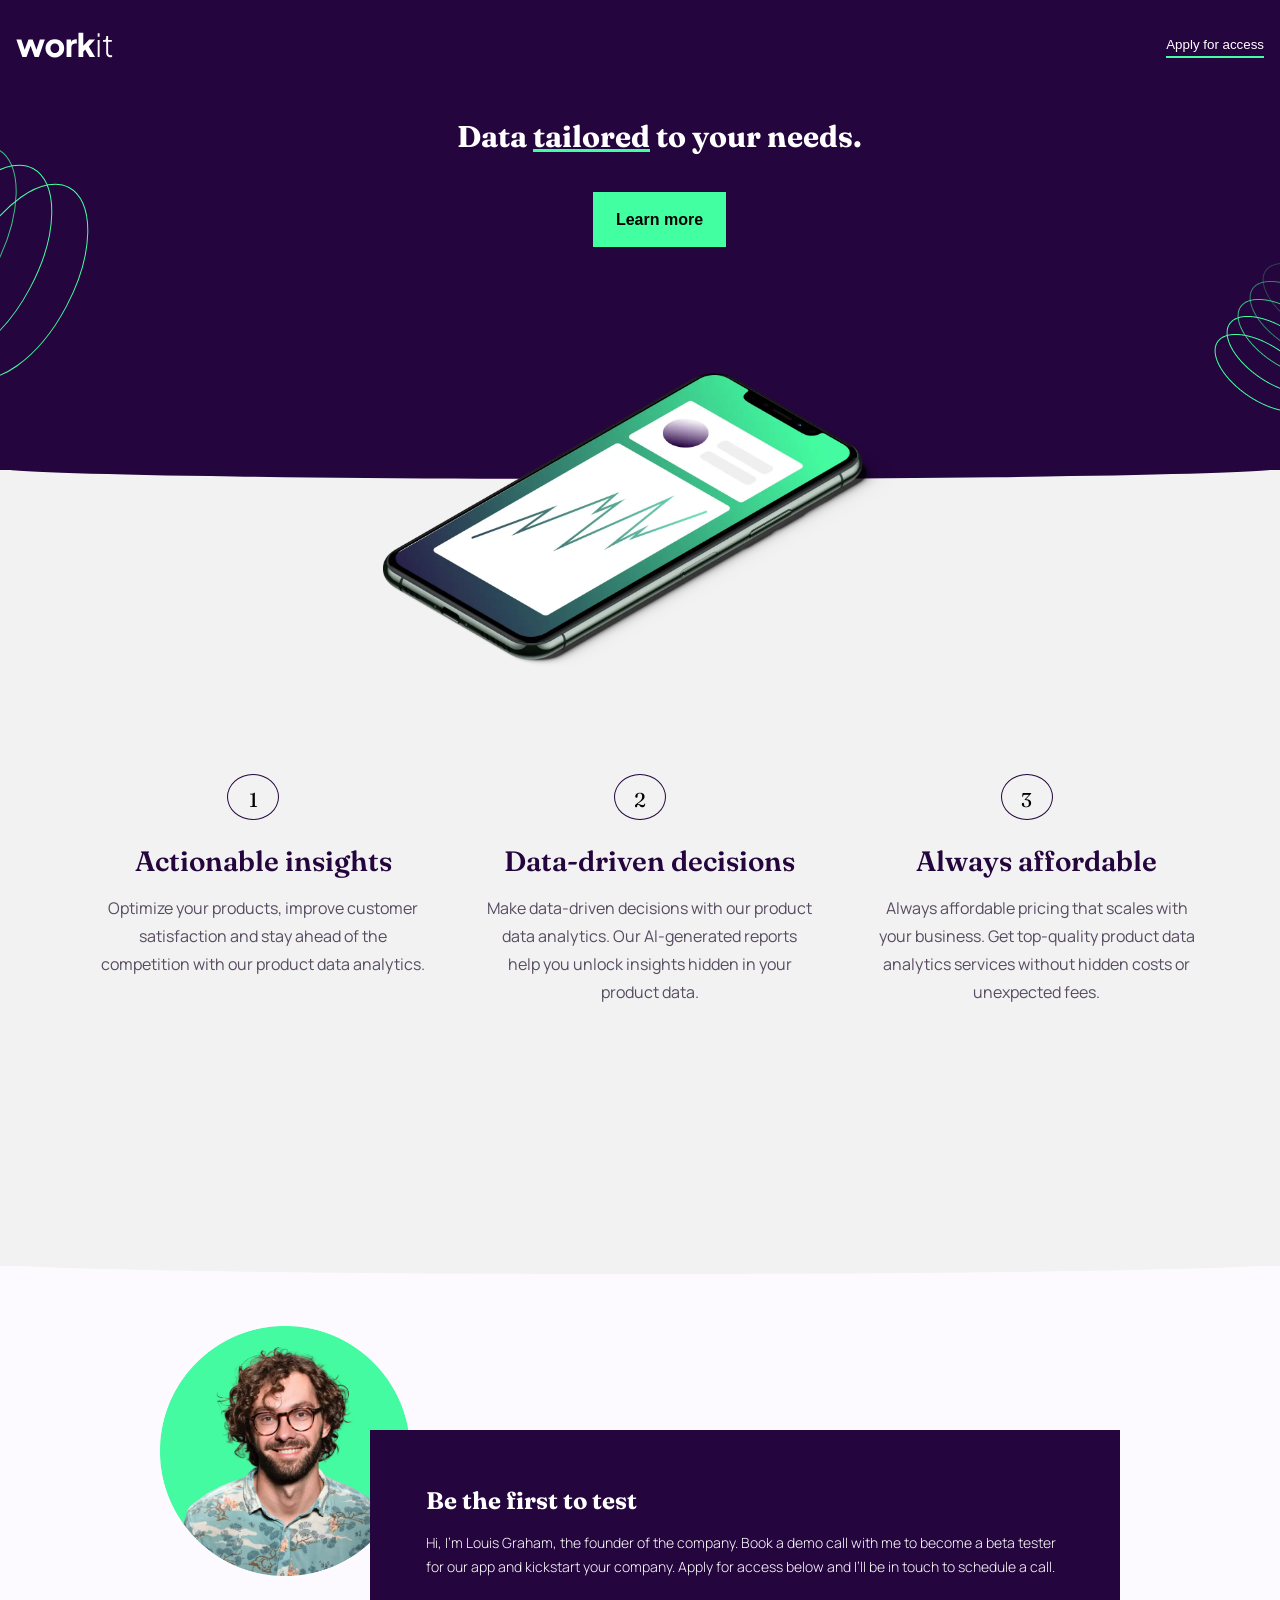
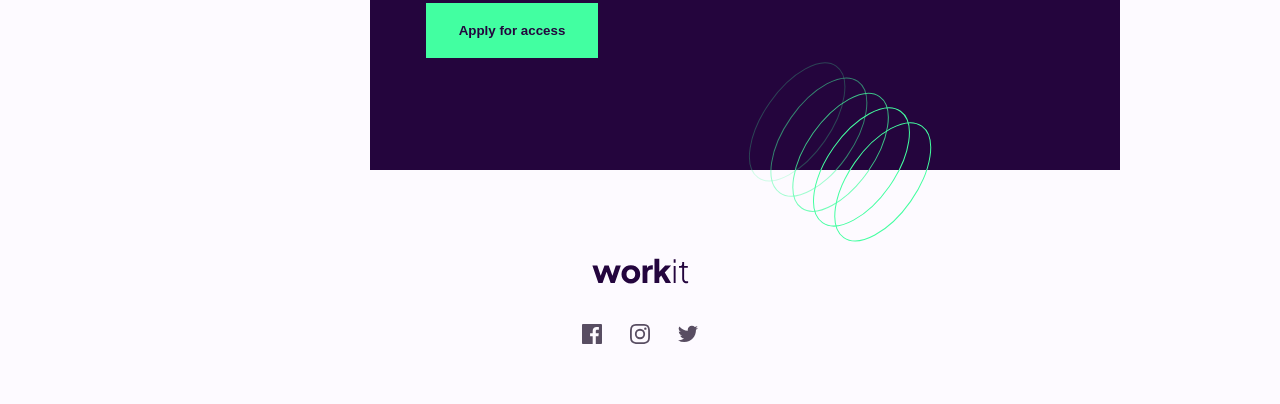
<file: index.html>
<!DOCTYPE html>
<html lang="en">
<head>
  <meta charset="UTF-8">
  <meta name="viewport" content="width=device-width, initial-scale=1.0">
  <link rel="icon" type="image/png" sizes="32x32" href="./assets/images/favicon-32x32.png">
  <title>Workit landing page</title>
  <link rel="preconnect" href="https://fonts.googleapis.com">
  <link rel="preconnect" href="https://fonts.gstatic.com" crossorigin>
  <link href="https://fonts.googleapis.com/css2?family=Fraunces:wght@300;500;700&family=Manrope:wght@300;500;700&display=swap" rel="stylesheet">
  <link rel="stylesheet" href="style.css">
</head>
<body>
  <header>
    <div class="encabezado">
      <div class="encabezado-logo">
        <img src="starter-code/assets/images/logo-light.svg" alt="">
        <button class="encabezado-logo-boton">Apply for access</button>
      </div>
      <div class="titulo-imagenes">
        <img class="icono1" src="starter-code/assets/images/bg-pattern-1.svg" alt="">
        <section class="encabezado-titulo">
          <h1>Data <span class="encabezado-titulo-decoracion">tailored</span> to your needs.</h1>
          <button class="encabezado-titulo-boton">Learn more</button>
        </section>
        <img class="icono2" src="starter-code/assets/images/icono2.png" alt="">
      </div>
    </div>
  </header>
  <div class="path-morado"></div>
  <main>
    <div class="imagen-telefono"></div>
    <div class="contenido-informacion-total">
      <section class="contenido-informacion-parrafo">
        <P class="contenido-information-titulo">1</P>
        <div class="contenido-information-texto">
          <h3>Actionable insights</h3>
          <p>Optimize your products, improve customer satisfaction and stay ahead of the competition with our product data analytics.</p>
        </div>
      </section>
      <section class="contenido-informacion-parrafo">
        <P class="contenido-information-titulo">2</P>
        <div class="contenido-information-texto">
          <h3>Data-driven decisions</h3>
          <p>Make data-driven decisions with our product data analytics. Our Al-generated reports help you unlock insights hidden in your product data.</p>
        </div>
      </section>
      <section class="contenido-informacion-parrafo">
        <P class="contenido-information-titulo">3</P>
        <div class="contenido-information-texto">
          <h3>Always affordable</h3>
          <p>Always affordable pricing that scales with your business. Get top-quality product data analytics services without hidden costs or unexpected fees.</p>
        </div>
      </section>
    </div>
  </main>
  <div class="path-blanco"></div>
  <footer>
    <section class="footer-texto">
      <img class="image-founder" src="starter-code/assets/images/image-founder.webp" alt="">
      <section class="footer-texto-informacion">
        <h2>Be the first to test</h2>
        <p>Hi, I'm Louis Graham, the founder of the company. Book a demo call with me to become a beta tester for our app and kickstart your company. Apply for access below and I’ll be in touch to schedule a call.</p>
        <button>Apply for access</button>
      </section>
    </section>
    <img class="icono3" src="starter-code/assets/images/bg-pattern-3.svg" alt="">
    <section class="footer-imagenes">
      <img class="footer-logo" src="starter-code/assets/images/logo-dark.svg" alt="">
      <div class="footer-paginas-web">
        <img src="starter-code/assets/images/icon-facebook.svg" alt="">
        <img src="starter-code/assets/images/icon-instagram.svg" alt="">
        <img src="starter-code/assets/images/icon-twitter.svg" alt="">
      </div>
    </section>
  </footer>

</body>
</html>
</file>
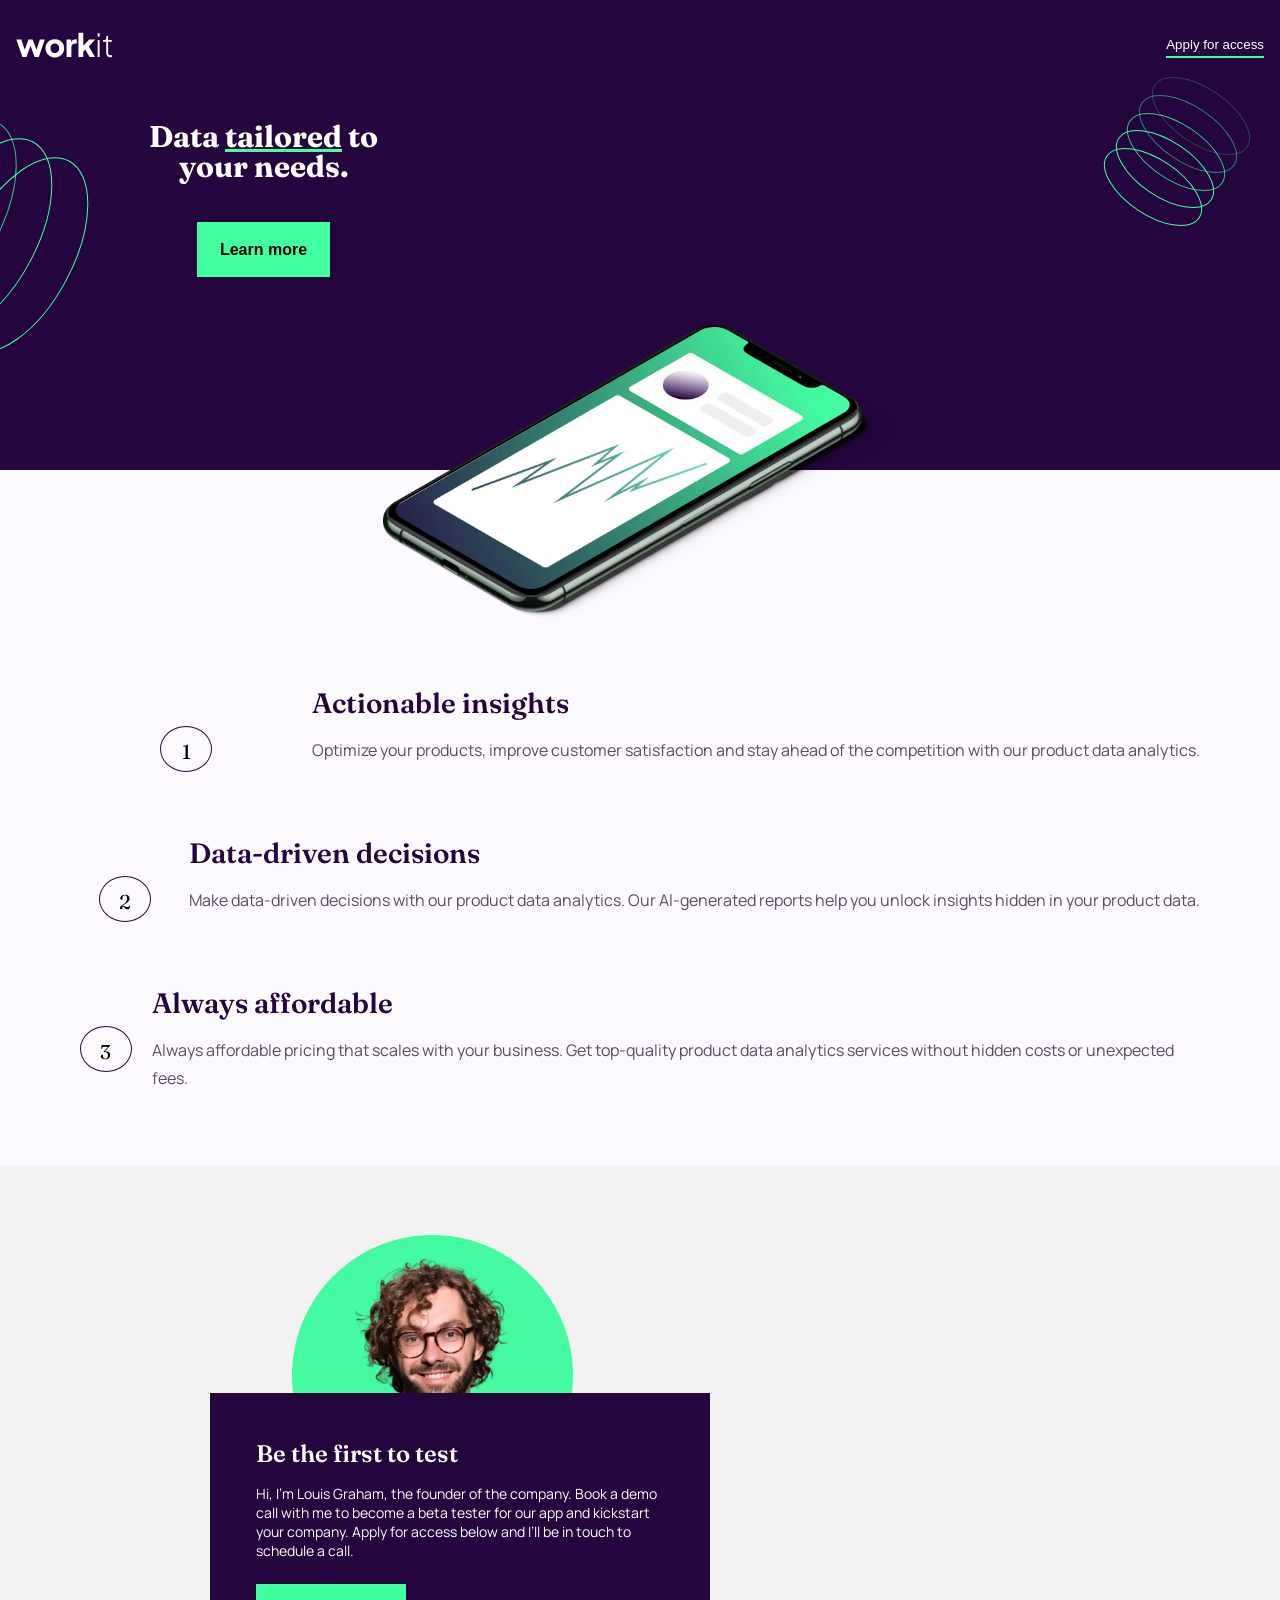
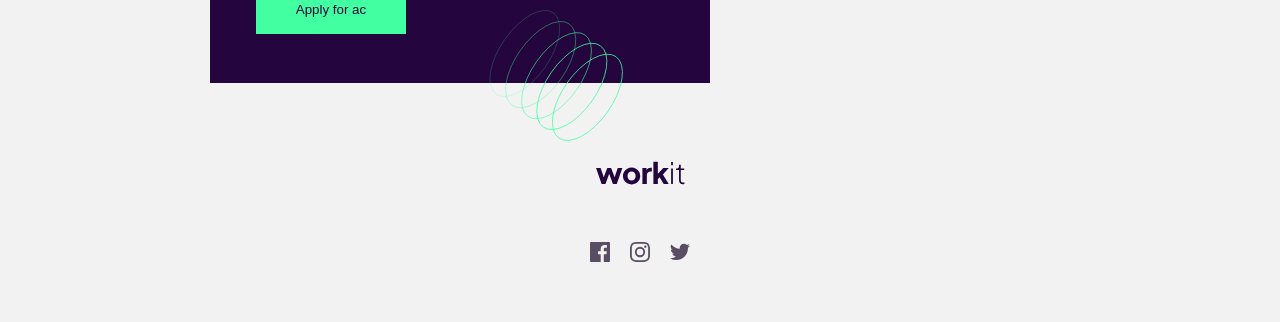
<file: starter-code/index.html>
<!DOCTYPE html>
<html lang="en">
<head>
  <meta charset="UTF-8">
  <meta name="viewport" content="width=device-width, initial-scale=1.0">
  <link rel="icon" type="image/png" sizes="32x32" href="./assets/images/favicon-32x32.png">
  <title>Workit landing page</title>
  <link rel="preconnect" href="https://fonts.googleapis.com">
  <link rel="preconnect" href="https://fonts.gstatic.com" crossorigin>
  <link href="https://fonts.googleapis.com/css2?family=Fraunces:wght@300;500;700&family=Manrope:wght@300;500;700&display=swap" rel="stylesheet">
  <link rel="stylesheet" href="style.css">
</head>
<body>
  <header>
    <div class="encabezado">
      <div class="encabezado-logo">
        <img src="./assets/images/logo-light.svg" alt="">
        <button class="encabezado-logo-boton">Apply for access</button>
      </div>
      <div class="titulo-imagenes">
        <img class="icono1" src="./assets/images/bg-pattern-1.svg" alt="">
        <section class="encabezado-titulo">
          <h1>Data <span class="encabezado-titulo-decoracion">tailored</span> to your needs.</h1>
          <button class="encabezado-titulo-boton">Learn more</button>
        </section>
        <img class="icono2" src="./assets/images/bg-pattern-2.svg" alt="">
      </div>
    </div>
  </header>
  <main>
    <div class="imagen-telefono"></div>
    <div class="contenido-informacion-total">
      <section class="contenido-informacion-parrafo">
        <P class="contenido-information-titulo">1</P>
        <div class="contenido-information-texto">
          <h3>Actionable insights</h3>
          <p>Optimize your products, improve customer satisfaction and stay ahead of the competition with our product data analytics.</p>
        </div>
      </section>
      <section class="contenido-informacion-parrafo">
        <P class="contenido-information-titulo">2</P>
        <div class="contenido-information-texto">
          <h3>Data-driven decisions</h3>
          <p>Make data-driven decisions with our product data analytics. Our Al-generated reports help you unlock insights hidden in your product data.</p>
        </div>
      </section>
      <section class="contenido-informacion-parrafo">
        <P class="contenido-information-titulo">3</P>
        <div class="contenido-information-texto">
          <h3>Always affordable</h3>
          <p>Always affordable pricing that scales with your business. Get top-quality product data analytics services without hidden costs or unexpected fees.</p>
        </div>
      </section>
    </div>
  </main>
  <footer>
    <img class="image-founder" src="./assets/images/image-founder.webp" alt="">
    <section class="footer-texto">
      <h2>Be the first to test</h2>
      <p>Hi, I'm Louis Graham, the founder of the company. Book a demo call with me to become a beta tester for our app and kickstart your company. Apply for access below and I’ll be in touch to schedule a call.</p>
      <button class="footer-boton">Apply for ac</button>
    </section>
    <img class="icono3" src="./assets/images/bg-pattern-3.svg" alt="">
    <section class="footer-imagenes">
      <img class="footer-logo" src="./assets/images/logo-dark.svg" alt="">
      <div class="footer-logos-paginas">
        <img src="./assets/images/icon-facebook.svg" alt="">
        <img src="./assets/images/icon-instagram.svg" alt="">
        <img src="./assets/images/icon-twitter.svg" alt="">
      </div>
  </section>
  </footer>

</body>
</html>
</file>
<file: style.css>
:root {
    --dark-purple: hsl(273, 85%, 13%);
    --eucaplyptus: hsl(150, 100%, 63%);
    --davys-gray: hsl(271, 12%, 34%);
    --gosht-white: hsl(276, 100%, 99%);
    --white: hsl(0, 0%, 100%);
    --fraunces: 'Fraunces', serif;
    --manrope: 'Manrope', sans-serif;
}
* {
    box-sizing: border-box;
    margin: 0;
    padding: 0;
}
body {
    font-family: var(--manrope);
    background-color: #F2F2F2;
}
html {
    width: 100%;
    height: 100vh;
}

header {
    width: 100%;
    height: 420px;
    background-color: var(--dark-purple);

}
.icono1 {
    display: none;
}
.icono2 {
    display: none;
}
.icono3 {
    display: none;
}
.path-morado {
    width: 100%;
    height: 100px;
    background-color: var(--dark-purple);
    clip-path: ellipse(50% 11% at 50% 50%);
    margin-top: -52px;
}
.encabezado {
    padding-top: 32px;
    padding-left: 16px;
    padding-right: 16px;
}
.encabezado-logo {
    display: flex;
    justify-content: space-between;
}
.encabezado-logo-boton {
    color: var(--white);
    background-color: transparent;
    border: none;
    border-bottom: 2px solid var(--eucaplyptus);
    cursor: pointer;
}
.encabezado-titulo {
    width: 90%;
    margin: 0 auto;
    margin-top: 64px;
    display: flex;
    flex-direction: column;
    align-items: center;
    font-family: var(--fraunces);
    font-size: 20px;
    font-weight: 600;
    line-height: 30px;
    text-align: center;
    color: var(--white);
}
.encabezado-titulo-decoracion {
    text-decoration: underline var(--eucaplyptus);
}
.encabezado-titulo-boton {
    width: 133px;
    height: 55px;
    margin-top: 40px;
    font-size: 16px;
    font-weight: 700;
    border: none;
    background-color: var(--eucaplyptus);
    cursor: pointer;
}

main {
    width: 100%;
}
.imagen-telefono {
    width: 320px;
    height: 184px;
    margin: -120px auto;
    background-image: url("starter-code/assets/images/image-hero.webp");
    background-size: cover;
    background-repeat: no-repeat;
    background-position: center;
    position: relative;
}
.contenido-informacion-total{
    display: flex;
    flex-direction: column;
    text-align: center;
    gap: 40px;
    margin: 0 16px;
    margin-top: 150px;
    margin-bottom: 80px;
}
.contenido-information-titulo {
    width: 48px;
    height: 48px;
    border: 1px solid var(--dark-purple);
    border-radius: 50%;
    margin: 0 auto;
    padding: 12px;
    margin-bottom: 24px;
    font-size: 20px;
    font-family: var(--fraunces);
}
.contenido-information-texto h3 {
    font-size: 28px;
    font-weight: 600;
    margin-bottom: 16px;
    font-family: var(--fraunces);
    color: var(--dark-purple);
}
.contenido-information-texto p {
    font-size: 16px;
    font-weight: 400;
    line-height: 28px;
    color: var(--davys-gray);
}
.path-blanco {
    width: 100%;
    height: 100px;
    background-color: #F2F2F2;
    clip-path: ellipse(50% 11% at 50% 50%);
    margin-bottom: -47px;
}

footer {
    padding-top: 60px;
    background-color: var(--gosht-white);
}
.footer-texto {
    margin: 0 16px;
    display: flex;
    flex-direction: column;
    align-items: center;
}
.image-founder {
    width: 250px;
    height: 250px;
}
.footer-texto-informacion {
    background-color: var(--dark-purple);
    color: var(--white);
    display: flex;
    flex-direction: column;
    align-items: center;
    padding: 31px;
    margin-top: -46px;
}
.footer-texto-informacion h2 {
    font-family: var(--fraunces);
    margin-bottom: 16px;
}
.footer-texto-informacion p {
    font-size: 14px;
    font-weight: 300;
    text-align: center;
    line-height: 24px;
    margin-bottom: 24px;
}
.footer-texto-informacion button {
    width: 172px;
    height: 55px;
    border: none;
    background-color: var(--eucaplyptus);
    color: var(--dark-purple);
    font-weight: 700;
    cursor: pointer;
}
.footer-imagenes {
    display: flex;
    flex-direction: column;
    align-items: center;
    padding-bottom: 60px;
}
.footer-logo {
    margin-bottom: 40px;
}
.footer-paginas-web {
    display: flex;
    gap: 28px;
}
.icono3 {
    display: none;
}


@media screen and (min-width: 768px) {
    header {
        height: 470px;
    }
    main {
        height: 840px;
    }
    .titulo-imagenes {
        display: flex;
    }
    .encabezado-titulo {
        width: 40%;
    }
    .icono1 {
        display: block;
        margin-left: -239px;
    }
    .icono2 {
        display: block;
        margin-top: 189px;
        margin-right: -16px;
    }
    .imagen-telefono {
        width: 514px;
        height: 296px;
        margin: -145px auto;
        margin-bottom: -85px;
    }
    .contenido-informacion {
        display: flex;
    }
    .contenido-informacion-total {
        margin: 150px 80px;
    }
    .contenido-informacion-parrafo {
        display: flex;
    }
    .contenido-information-titulo {
        width: 52px;
        height: 46px;
        margin-top: 40px;
    }
    .contenido-information-texto {
        text-align: initial;
        margin-left: 20px;
    }

    
    .footer-texto {
        flex-direction: row;
        margin: 0 40px;
    }
    .footer-texto-informacion {
        height: 340px;
        margin-bottom: -343px;
        margin-left: -86px;
        align-items: flex-start;
        padding: 56px;
    }
    .footer-texto-informacion p {
        text-align: initial;
    }
    .icono3 {
        display: block;
        margin-left: 450px;
        margin-top: 76px;

    }


}
@media screen and (min-width: 1024px) {
    .contenido-informacion-total {
        display: grid;
        grid-template-columns: 1fr 1fr 1fr;
    }
    .contenido-informacion-parrafo {
        flex-direction: column;
    }
    .contenido-information-texto h3 {
        text-align: center;
    }
    .contenido-information-texto p{
        text-align: center;
    }

    .footer-texto {
        margin: 0 160px;
    }
    .footer-texto-informacion {
        margin-left: -40px;
    }
    .icono3 {
        margin-left: 730px;
        margin-top: 70px;
    }

}
</file>
<file: starter-code/style.css>
:root {
    --dark-purple: hsl(273, 85%, 13%);
    --eucaplyptus: hsl(150, 100%, 63%);
    --davys-gray: hsl(271, 12%, 34%);
    --gosht-white: hsl(276, 100%, 99%);
    --white: hsl(0, 0%, 100%);
    --fraunces: 'Fraunces', serif;
    --manrope: 'Manrope', sans-serif;
}
* {
    box-sizing: border-box;
    margin: 0;
    padding: 0;
}
body {
    font-family: var(--manrope);
    background-color: var(--gosht-white);
}
html {
    width: 100%;
    height: 100vh;
}

header {
    width: 100%;
    height: 420px;
    background-color: var(--dark-purple);

}
.icono1 {
    display: none;
}
.icono2 {
    display: none;
}
.icono3 {
    display: none;
}
.encabezado {
    padding-top: 32px;
    padding-left: 16px;
    padding-right: 16px;
}
.encabezado-logo {
    display: flex;
    justify-content: space-between;
}
.encabezado-logo-boton {
    color: var(--white);
    background-color: transparent;
    border: none;
    border-bottom: 2px solid var(--eucaplyptus);
}
.encabezado-titulo {
    width: 90%;
    margin: 0 auto;
    margin-top: 64px;
    display: flex;
    flex-direction: column;
    align-items: center;
    font-family: var(--fraunces);
    font-size: 20px;
    font-weight: 600;
    line-height: 30px;
    text-align: center;
    color: var(--white);
}
.encabezado-titulo-decoracion {
    text-decoration: underline var(--eucaplyptus);
}
.encabezado-titulo-boton {
    width: 133px;
    height: 55px;
    margin-top: 40px;
    font-size: 16px;
    font-weight: 700;
    border: none;
    background-color: var(--eucaplyptus);
}

main {
    width: 100%;
    height: 1070px;
}
.imagen-telefono {
    width: 320px;
    height: 184px;
    margin: -90px auto;
    background-image: url("./assets/images/image-hero.webp");
    background-size: cover;
    background-repeat: no-repeat;
    background-position: center;
}
.contenido-informacion-total{
    display: flex;
    flex-direction: column;
    text-align: center;
    gap: 40px;
    margin: 150px 16px;
}
.contenido-information-titulo {
    width: 48px;
    height: 48px;
    border: 1px solid var(--dark-purple);
    border-radius: 50%;
    margin: 0 auto;
    padding: 12px;
    margin-bottom: 24px;
    font-size: 20px;
    font-family: var(--fraunces);
}
.contenido-information-texto h3 {
    font-size: 28px;
    font-weight: 600;
    margin-bottom: 16px;
    font-family: var(--fraunces);
    color: var(--dark-purple);
}
.contenido-information-texto p {
    font-size: 16px;
    font-weight: 400;
    line-height: 28px;
    color: var(--davys-gray);
}

footer {
    background-color: #F2F2F2;
    margin: 90px auto;
    text-align: center;
}
.image-founder {
    width: 181px;
    height: 181px;
    margin-top: 70px;
}
.footer-texto {
    position: absolute;
    z-index: 2;
    background-color: var(--dark-purple);
    margin: -40px 16px;
    padding: 32px;
    color: var(--white);
}
.footer-texto h2 {
    font-size: 24px;
    font-weight: 600;
    font-family: var(--fraunces);
    margin-bottom: 16px;
}
.footer-texto p {
    font-size: 14px;
    font-weight: 400;
    margin-bottom: 24px;
}
.footer-boton {
    width: 150px;
    height: 50px;
    background-color: var(--eucaplyptus);
    border: none;
    color: var(--dark-purple);
}
.footer-imagenes {
    margin-top: 340px;
}
.footer-logo {
    width: 95px;
    height: 24px;
    margin-bottom: 52px;
}
.footer-logos-paginas {
    display: flex;
    gap: 20px;
    justify-content: center;
    padding-bottom: 60px;
}

@media screen and (min-width: 768px) {
    header {
        height: 470px;
    }
    main {
        height: 840px;
    }
    .titulo-imagenes {
        display: flex;
    }
    .icono1 {
        display: block;
        margin-left: -239px;
    }
    .icono2 {
        display: block;
        margin-left: 681px;
        margin-top: -130px;
    }
    .icono3 {
        display: block;
        position: absolute;
        width: 173px;
        height: 155px;
        margin-top: 77px;
        margin-left: 470px;
        z-index: 3;
    }
    .imagen-telefono {
        width: 514px;
        height: 296px;
        margin: -145px auto;
        margin-bottom: -85px;
    }
    .contenido-informacion {
        display: flex;
    }
    .contenido-informacion-total {
        margin: 150px 80px;
    }
    .contenido-informacion-parrafo {
        display: flex;
    }
    .contenido-information-titulo {
        width: 52px;
        height: 46px;
        margin-top: 40px;
    }
    .contenido-information-texto {
        text-align: initial;
        margin-left: 20px;
    }
    footer {
        margin: 0;
    }
    .footer-texto {
        width: 500px;
        height: 290px;
        padding: 46px;
        margin-left: 210px;
        margin-top: -128px;
        text-align: initial;
    }
    .image-founder {
        width: 281px;
        height: 281px;
        margin-left: -415px;
    }
    .footer-imagenes {
        margin-top: 240px;
    }

}
@media screen and (min-width: px) {

}
</file>
